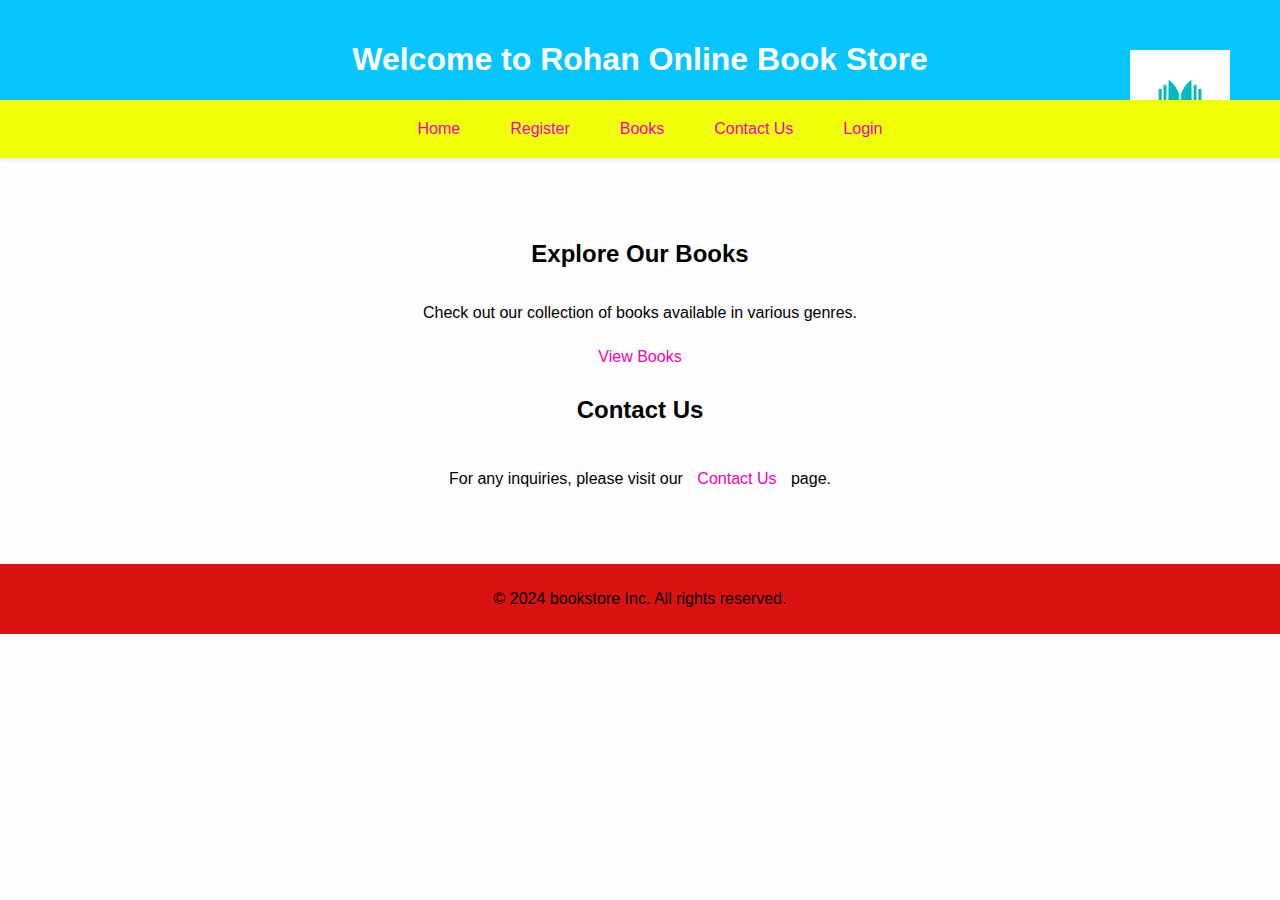
<file: index.html>
<!DOCTYPE html>
<html lang="en">
<head>
    <meta charset="UTF-8">
    <meta name="viewport" content="width=device-width, initial-scale=1.0">
    <title> Rohan Online Book Store</title>
    <style>
        body {
            background-color: #fdfdfd;
            margin: 0;
            padding: 0;
            font-family: Arial, sans-serif;
        }

        a {
            text-decoration: none;
            color: rgb(247, 0, 185);
            padding: 10px;
            display: inline-block;
        }

        a:hover {
            color: green;
        }

        a:active {
            color: aqua;
        }

        a:visited {
            color: brown;
        }

        header {
            background-color: rgb(6, 197, 255);
            padding: 20px;
            text-align: center;
            position: relative;
            color: white;
        }

        .logo {
            
            position: absolute;
            right: 50px;
            top: 50px;
            width: 100px;
        }

        .navb {
            background-color: rgb(238, 255, 6);
            padding: 10px;
            position: absolute;
            width: 100%;
            top: 100px;
            left: 0;
            z-index: 1000;
            box-shadow: 0 2px 4px rgba(0, 0, 0, 0.1);
            display: flex;
            justify-content: center;
        }

        .navb a {
            margin: 0 15px;
        }

        main {
            margin-top: 80px; 
            display: flex;
            flex-direction: column;
            align-items: center;
            padding: 20px;
        }

        footer {
            margin-top: 30px;
            padding: 10px;
            background-color: rgb(219, 18, 18);
            color: black;
            text-align: center;
        }

        @media (max-width: 800px) {
            .navb {
                flex-direction: column;
                align-items: center;
            }

            .navb a {
                margin: 5px 0;
            }
        }
    </style>
</head>
<body>
    <header>
        <h1>Welcome to Rohan Online Book Store</h1>
        <img src="book.png" alt="logo" class="logo">
    </header>
    <div class="navb">
        <a href="index.html">Home</a>
        <a href="register.html">Register</a>
        <a href="books.html">Books</a>
        <a href="contact.html">Contact Us</a>
        <a href="login.html">Login</a>
    </div>
    <main>
        <h2>Explore Our Books</h2>
        <p>Check out our collection of books available in various genres.</p>
        <a href="books.html" class="button">View Books</a>
        
        <h2>Contact Us</h2>
        <p>For any inquiries, please visit our <a href="contact.html">Contact Us</a> page.</p>
    </main>
    <footer>
        <p>&copy; 2024 bookstore Inc. All rights reserved.</p>
    </footer>
</body>
</html>
</file>
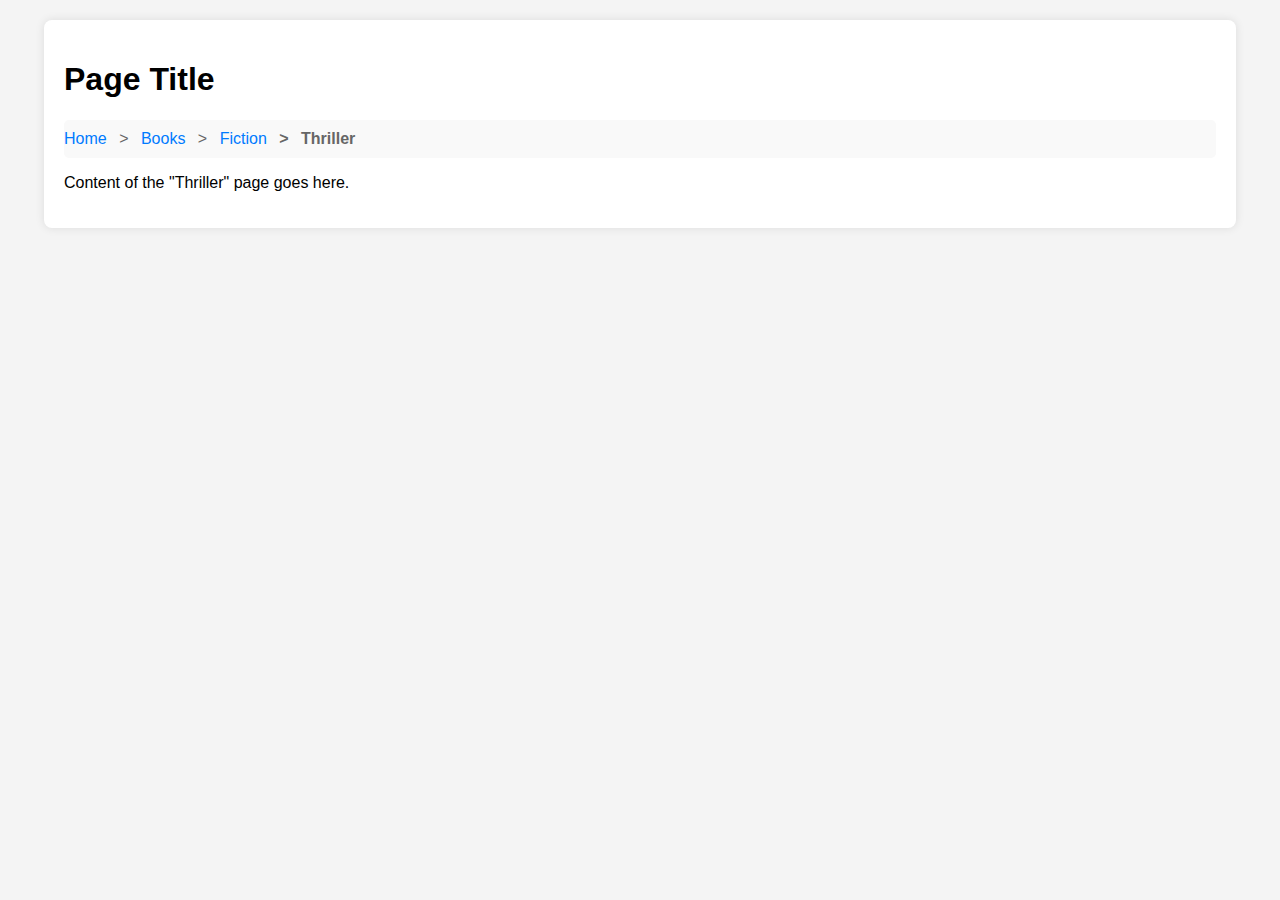
<file: bok1.html>
<!DOCTYPE html>
<html lang="en">
<head>
    <meta charset="UTF-8">
    <meta name="viewport" content="width=device-width, initial-scale=1.0">
    <title>Breadcrumb Example</title>
    <style>
        body {
            font-family: Arial, sans-serif;
            margin: 0;
            padding: 0;
            background-color: #f4f4f4;
        }
        .container {
            width: 90%;
            max-width: 1200px;
            margin: 20px auto;
            padding: 20px;
            background-color: #ffffff;
            border-radius: 8px;
            box-shadow: 0 0 10px rgba(0, 0, 0, 0.1);
        }
        .breadcrumb {
            padding: 10px 0;
            list-style: none;
            background-color: #f9f9f9;
            border-radius: 5px;
            margin: 0;
        }
        .breadcrumb li {
            display: inline;
            font-size: 16px;
        }
        .breadcrumb li + li::before {
            content: ' > ';
            padding: 0 8px;
            color: #666;
        }
        .breadcrumb a {
            text-decoration: none;
            color: #007BFF;
        }
        .breadcrumb a:hover {
            text-decoration: underline;
        }
        .breadcrumb .current {
            color: #666;
            font-weight: bold;
        }
    </style>
</head>
<body>
    <div class="container">
        <h1>Page Title</h1>
        <ul class="breadcrumb">
            <li><a href="/">Home</a></li>
            <li><a href="/books">Books</a></li>
            <li><a href="/books/fiction">Fiction</a></li>
            <li class="current">Thriller</li>
        </ul>
        <p>Content of the "Thriller" page goes here.</p>
    </div>
</body>
</html>
</file>
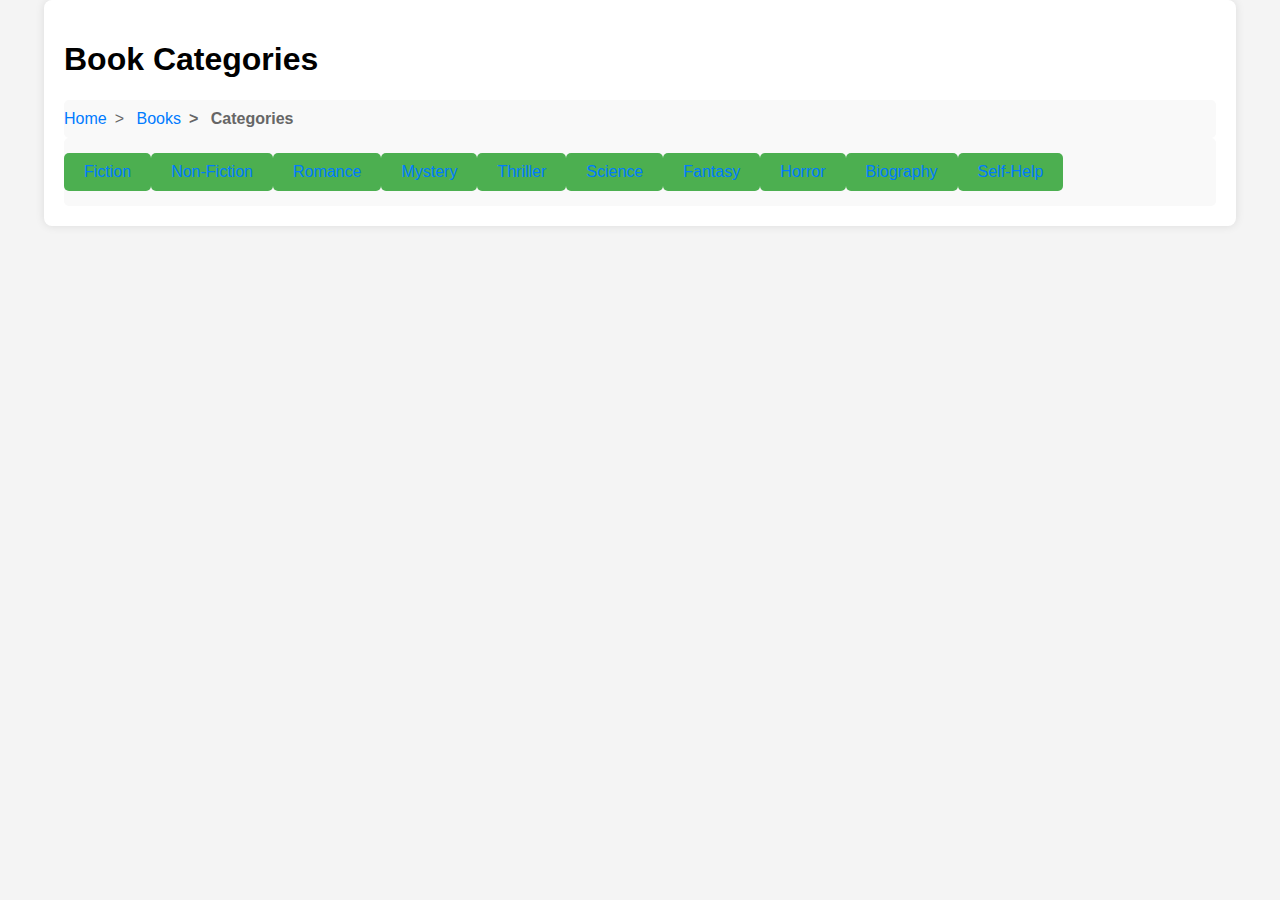
<file: books.html>
<!DOCTYPE html>
<html lang="en">
<head>
    <meta charset="UTF-8">
    <meta name="viewport" content="width=device-width, initial-scale=1.0">
    <title>Book Categories</title>
    <style>
        body {
            font-family: Arial, sans-serif;
            margin: 0;
            padding: 0;
            background-color: #f4f4f4;
        }
        .container {
            width: 90%;
            max-width: 1200px;
            margin: 0 auto;
            padding: 20px;
            background-color: #ffffff;
            border-radius: 8px;
            box-shadow: 0 0 10px rgba(0, 0, 0, 0.1);
        }
        .breadcrumb {
            padding: 10px 0;
            list-style: none;
            background-color: #f9f9f9;
            border-radius: 5px;
            margin: 0;
            display: flex;
            align-items: center;
        }
        .breadcrumb li {
            display: inline;
            font-size: 16px;
        }
        .breadcrumb li + li::before {
            content: ' > ';
            padding: 0 8px;
            color: #666;
        }
        .breadcrumb a {
            text-decoration: none;
            color: #007BFF;
        }
        .breadcrumb a:hover {
            text-decoration: underline;
        }
        .breadcrumb .current {
            color: #666;
            font-weight: bold;
        }
        .button {
            background-color: #4CAF50;
            color: #ffffff;
            padding: 10px 20px;
            border: none;
            border-radius: 5px;
            cursor: pointer;
            text-decoration: none;
            display: inline-block;
            text-align: center;
            margin: 5px 0;
        }
        .button:hover {
            background-color: #3e8e41;
        }
        .button:focus {
            outline: 2px solid #3e8e41;
            outline-offset: 2px;
        }
    </style>
</head>
<body>
    <div class="container">
        <h1>Book Categories</h1>
        <ul class="breadcrumb">
            <li><a href="index.html">Home</a></li>
            <li><a href="books.html">Books</a></li>
            <li class="current">Categories</li>
        </ul>
        <div class="breadcrumb">
            <a href="fiction.html" class="button">Fiction</a>
            <a href="nonfiction.html" class="button">Non-Fiction</a>
            <a href="romance.html" class="button">Romance</a>
            <a href="mystery.html" class="button">Mystery</a>
            <a href="thriller.html" class="button">Thriller</a>
            <a href="sciencebooks.html" class="button">Science</a>
            <a href="fantasy.html" class="button">Fantasy</a>
            <a href="horrors.html" class="button">Horror</a>
            <a href="biography.html" class="button">Biography</a>
            <a href="selfhelp.html" class="button">Self-Help</a>
        </div>
    </div>
</body>
</html>
</file>
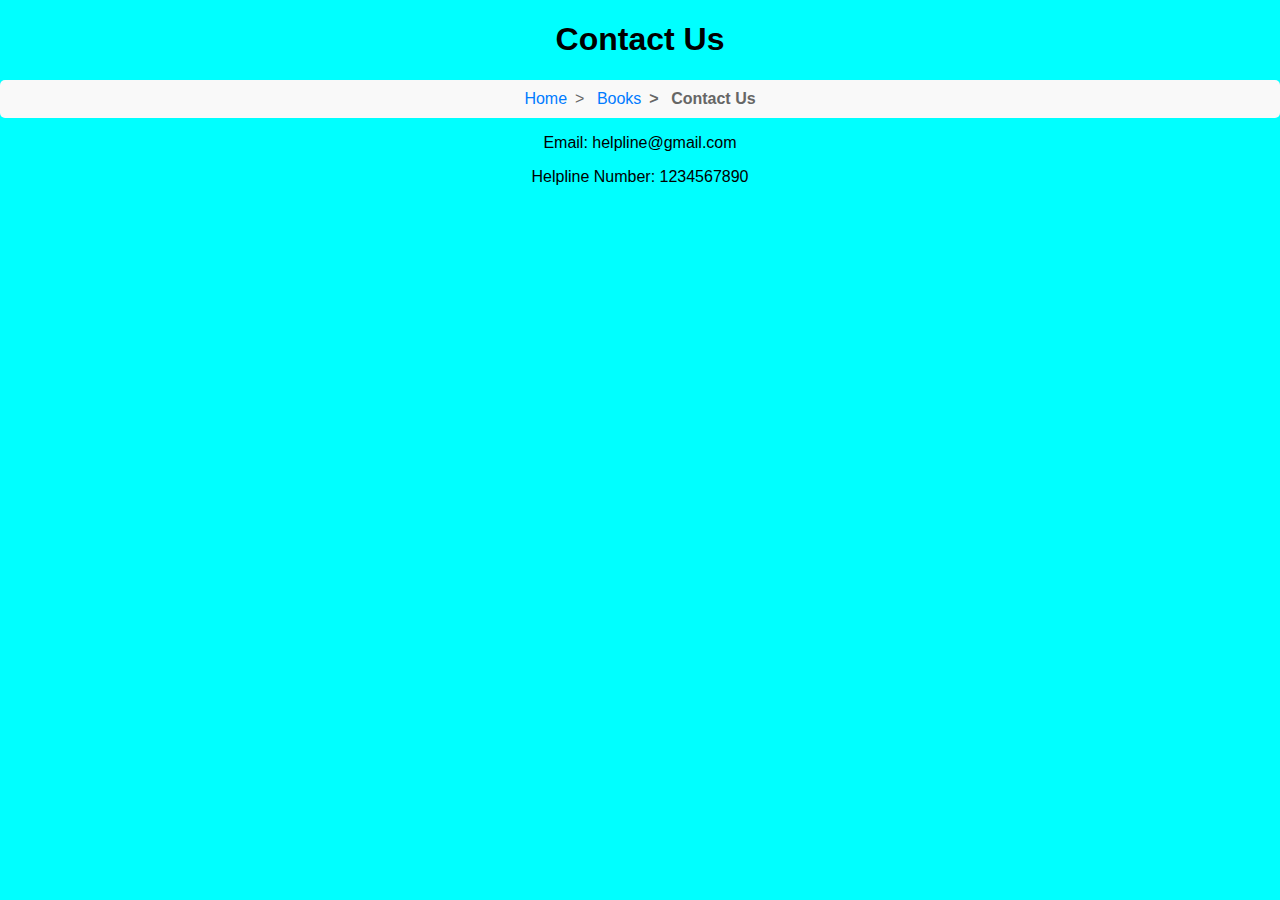
<file: contact.html>
<!DOCTYPE html>
<html lang="en">
<head>
    <meta charset="UTF-8">
    <meta http-equiv="X-UA-Compatible" content="IE=edge">
    <meta name="viewport" content="width=device-width, initial-scale=1.0">
    <title>Contact Us</title>
    <style>
        body {
            background-color: aqua;
            margin: 0;
            padding: 0;
            font-family: Arial, sans-serif;
            text-align: center;
        }
        .breadcrumb {
            padding: 10px 0;
            list-style: none;
            background-color: #f9f9f9;
            border-radius: 5px;
            margin: 0;
            display: flex;
            justify-content: center;
            align-items: center;
        }
        .breadcrumb li {
            display: inline;
            font-size: 16px;
        }
        .breadcrumb li + li::before {
            content: ' > ';
            padding: 0 8px;
            color: #666;
        }
        .breadcrumb a {
            text-decoration: none;
            color: #007BFF;
        }
        .breadcrumb a:hover {
            text-decoration: underline;
        }
        .breadcrumb .current {
            color: #666;
            font-weight: bold;
        }
    </style>
</head>
<body>
    <h1>Contact Us</h1>
    <ul class="breadcrumb">
        <li><a href="index.html">Home</a></li>
        <li><a href="books.html">Books</a></li>
        <li class="current">Contact Us</li>
    </ul>
    <p>Email: helpline@gmail.com</p>
    <p>Helpline Number: 1234567890</p>
</body>
</html>
</file>
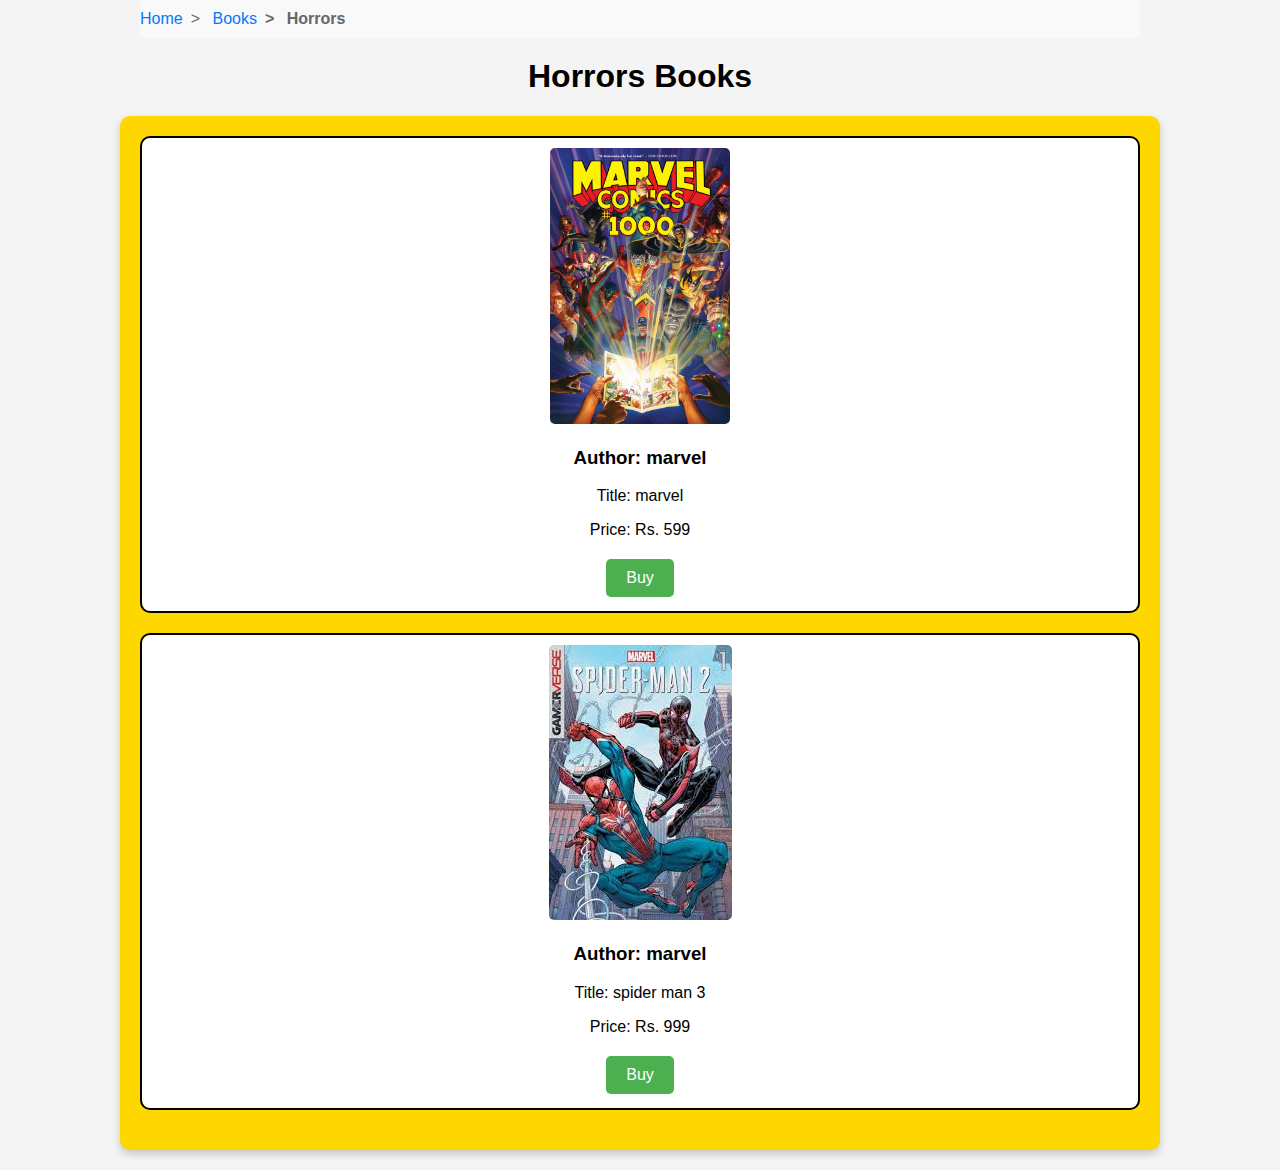
<file: fiction.html>
<!DOCTYPE html>
<html lang="en">
<head>
    <meta charset="UTF-8">
    <meta http-equiv="X-UA-Compatible" content="IE=edge">
    <meta name="viewport" content="width=device-width, initial-scale=1.0">
    <title>Horrors Books</title>
    <style>
        body {
            font-family: Arial, sans-serif;
            margin: 0;
            padding: 0;
            background-color: #f4f4f4;
        }
        h1 {
            text-align: center;
            margin-top: 20px;
        }
        .container {
            background-color: gold;
            padding: 20px;
            max-width: 1000px;
            margin: 20px auto;
            border-radius: 10px;
            box-shadow: 0 4px 8px rgba(0, 0, 0, 0.2);
        }
        .books {
            border: 2px solid black;
            border-radius: 10px;
            padding: 10px;
            margin-bottom: 20px;
            text-align: center;
            background-color: #fff;
        }
        .books img {
            max-width: 100%;
            height: auto;
            border-radius: 5px;
        }
        .button {
            background-color: #4CAF50;
            color: white;
            border: none;
            padding: 10px 20px;
            text-align: center;
            text-decoration: none;
            display: inline-block;
            font-size: 16px;
            margin: 4px 2px;
            cursor: pointer;
            border-radius: 5px;
        }
        .button:hover {
            background-color: #45a049;
        }
        .breadcrumb {
            padding: 10px 0;
            list-style: none;
            background-color: #f9f9f9;
            border-radius: 5px;
            margin: 0;
            display: flex;
            align-items: center;
            max-width: 1000px;
            margin: 0 auto 20px auto;
        }
        .breadcrumb li {
            display: inline;
            font-size: 16px;
        }
        .breadcrumb li + li::before {
            content: ' > ';
            padding: 0 8px;
            color: #666;
        }
        .breadcrumb a {
            text-decoration: none;
            color: #007BFF;
        }
        .breadcrumb a:hover {
            text-decoration: underline;
        }
        .breadcrumb .current {
            color: #666;
            font-weight: bold;
        }
    </style>
</head>
<body>
    <ul class="breadcrumb">
        <li><a href="index.html">Home</a></li>
        <li><a href="books.html">Books</a></li>
        
        <li class="current">Horrors</li>
    </ul>
    <h1>Horrors Books</h1>
    <div class="container">
        <div class="books">
            <img src="mbook1.jpg" alt="Book 1" width="180px" height="180px" >
            <h3>Author: marvel</h3>
            <p>Title: marvel</p>
            <p>Price: Rs. 599</p>
            <button class="button" type="button">Buy</button>
        </div>
        <div class="books">
            <img src="mbook2.jpg" alt="Book 2">
            <h3>Author: marvel</h3>
            <p>Title: spider man 3</p>
            <p>Price: Rs. 999</p>
            <button class="button" type="button">Buy</button>
        </div>
    </div>
</body>
</html>
</file>
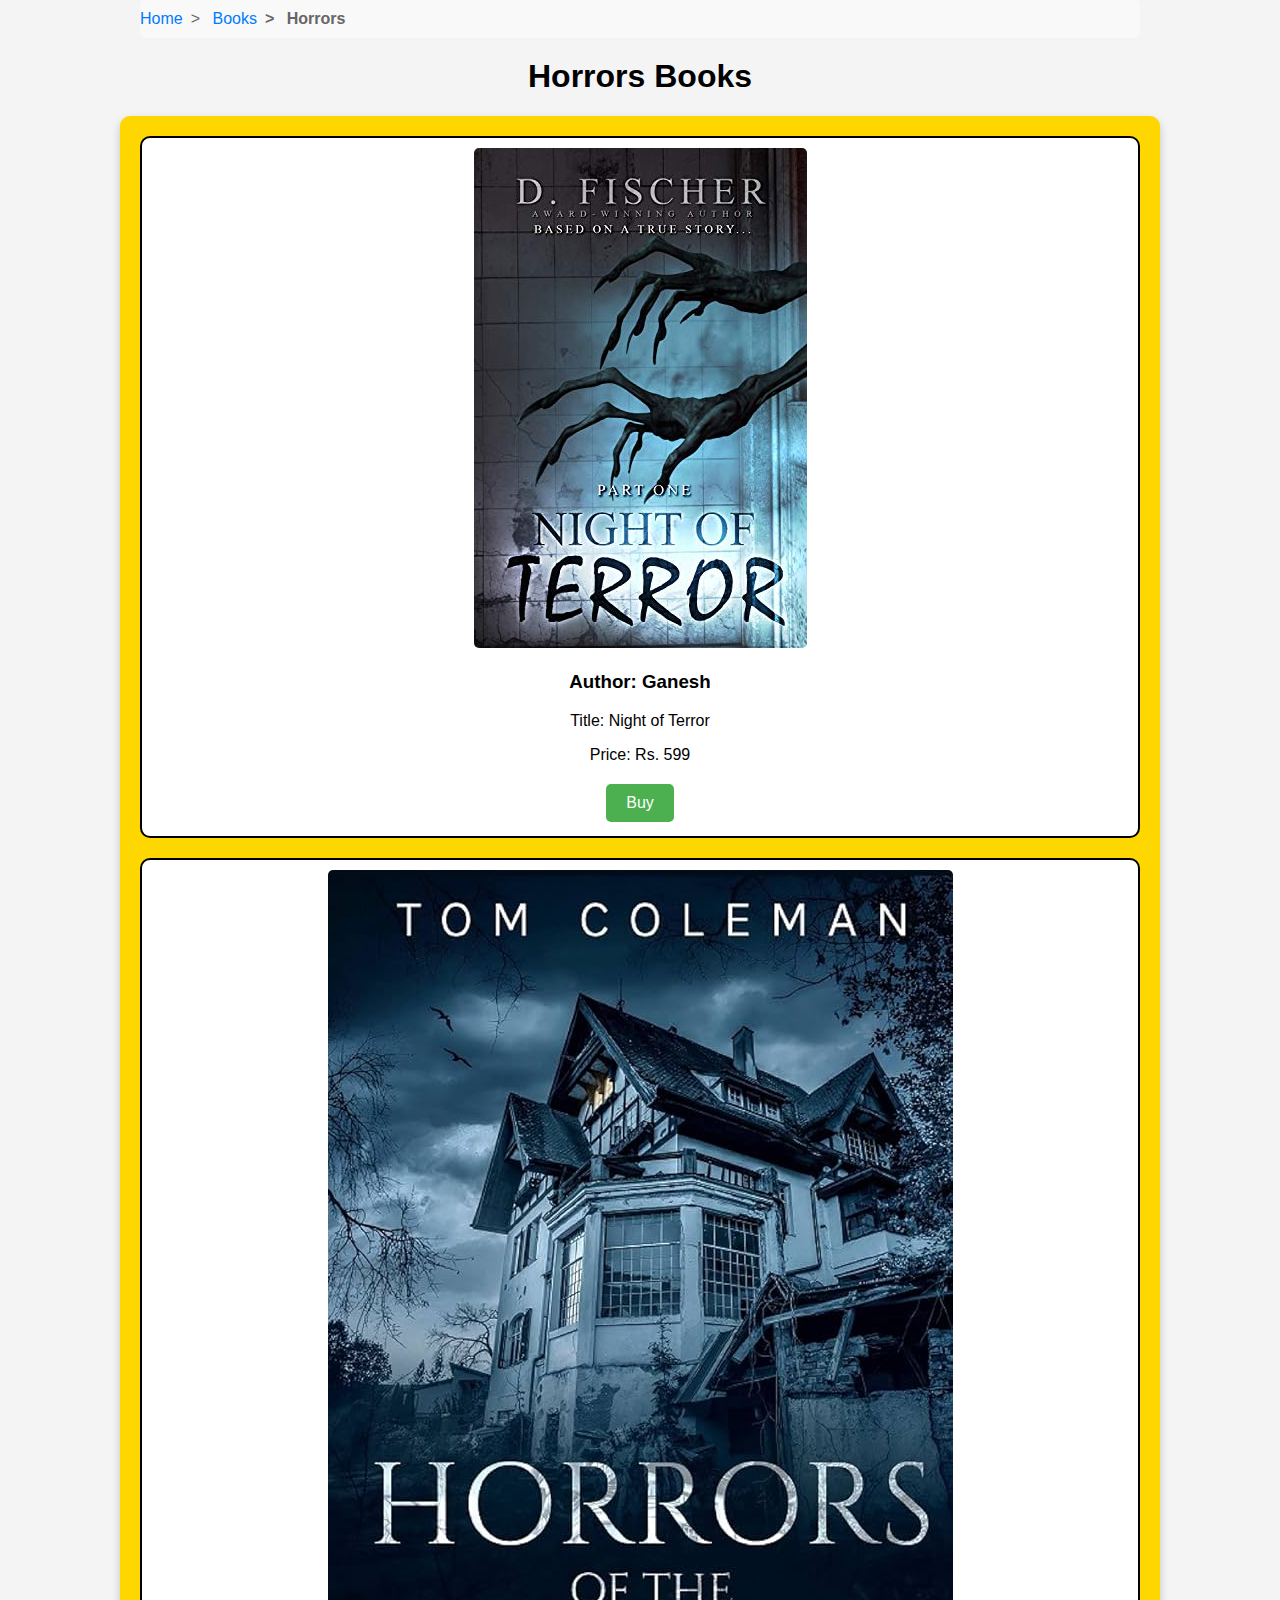
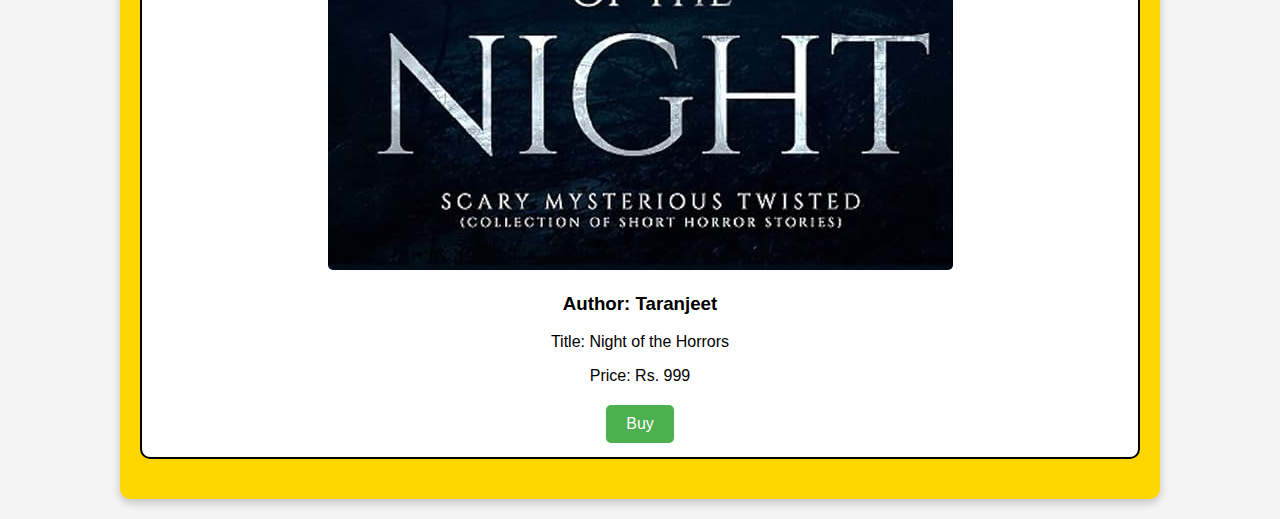
<file: horrors.html>
<!DOCTYPE html>
<html lang="en">
<head>
    <meta charset="UTF-8">
    <meta http-equiv="X-UA-Compatible" content="IE=edge">
    <meta name="viewport" content="width=device-width, initial-scale=1.0">
    <title>Horrors Books</title>
    <style>
        body {
            font-family: Arial, sans-serif;
            margin: 0;
            padding: 0;
            background-color: #f4f4f4;
        }
        h1 {
            text-align: center;
            margin-top: 20px;
        }
        .container {
            background-color: gold;
            padding: 20px;
            max-width: 1000px;
            margin: 20px auto;
            border-radius: 10px;
            box-shadow: 0 4px 8px rgba(0, 0, 0, 0.2);
        }
        .books {
            border: 2px solid black;
            border-radius: 10px;
            padding: 10px;
            margin-bottom: 20px;
            text-align: center;
            background-color: #fff;
        }
        .books img {
            max-width: 100%;
            height: auto;
            border-radius: 5px;
        }
        .button {
            background-color: #4CAF50;
            color: white;
            border: none;
            padding: 10px 20px;
            text-align: center;
            text-decoration: none;
            display: inline-block;
            font-size: 16px;
            margin: 4px 2px;
            cursor: pointer;
            border-radius: 5px;
        }
        .button:hover {
            background-color: #45a049;
        }
        .breadcrumb {
            padding: 10px 0;
            list-style: none;
            background-color: #f9f9f9;
            border-radius: 5px;
            margin: 0;
            display: flex;
            align-items: center;
            max-width: 1000px;
            margin: 0 auto 20px auto;
        }
        .breadcrumb li {
            display: inline;
            font-size: 16px;
        }
        .breadcrumb li + li::before {
            content: ' > ';
            padding: 0 8px;
            color: #666;
        }
        .breadcrumb a {
            text-decoration: none;
            color: #007BFF;
        }
        .breadcrumb a:hover {
            text-decoration: underline;
        }
        .breadcrumb .current {
            color: #666;
            font-weight: bold;
        }
    </style>
</head>
<body>
    <ul class="breadcrumb">
        <li><a href="index.html">Home</a></li>
        <li><a href="books.html">Books</a></li>
        <li class="current">Horrors</li>
    </ul>
    <h1>Horrors Books</h1>
    <div class="container">
        <div class="books">
            <img src="book3.jpg" alt="Book 1">
            <h3>Author: Ganesh</h3>
            <p>Title: Night of Terror</p>
            <p>Price: Rs. 599</p>
            <button class="button" type="button">Buy</button>
        </div>
        <div class="books">
            <img src="book4.jpg" alt="Book 2">
            <h3>Author: Taranjeet</h3>
            <p>Title: Night of the Horrors</p>
            <p>Price: Rs. 999</p>
            <button class="button" type="button">Buy</button>
        </div>
    </div>
</body>
</html>
</file>
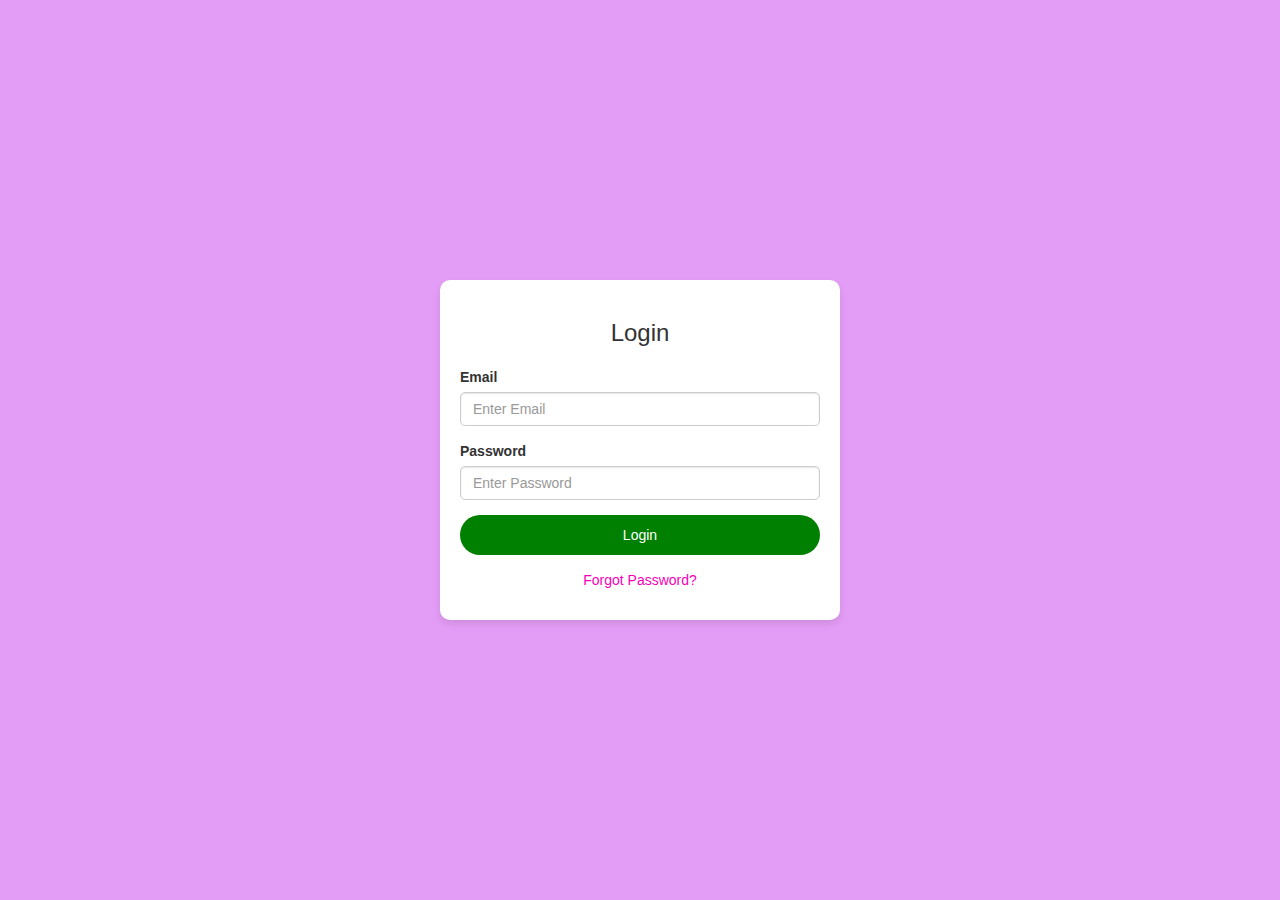
<file: login.html>
<!DOCTYPE html>
<html lang="en">
<head>
    <meta charset="UTF-8">
    <meta http-equiv="X-UA-Compatible" content="IE=edge">
    <meta name="viewport" content="width=device-width, initial-scale=1.0">
    <title>Login Form</title>
    <link rel="stylesheet" href="https://maxcdn.bootstrapcdn.com/bootstrap/3.4.1/css/bootstrap.min.css">
    <style>
        body {
            background-color: rgba(213, 101, 241, 0.637);
            display: flex;
            justify-content: center;
            align-items: center;
            height: 100vh;
            margin: 0;
        }
        .container {
            max-width: 400px;
            background-color: #ffffff;
            padding: 20px;
            border-radius: 10px;
            box-shadow: 0 4px 8px rgba(0, 0, 0, 0.1);
        }
        h1 {
            margin-bottom: 20px;
            font-size: 24px;
            text-align: center;
        }
        .form-group {
            margin-bottom: 15px;
        }
        .form-group label {
            font-weight: bold;
        }
        .form-control {
            border-radius: 5px;
            box-shadow: inset 0 1px 2px rgba(0, 0, 0, 0.1);
        }
        .submit {
            color: #ffffff;
            background-color: green;
            border: none;
            border-radius: 30px;
            padding: 10px 20px;
            cursor: pointer;
            width: 100%;
        }
        .submit:hover {
            background-color: darkgreen;
        }
        .submit:active {
            background-color: yellow;
            color: black;
        }
        .forgot-password {
            display: block;
            margin-top: 15px;
            text-align: center;
        }
        .forgot-password a {
            color: rgb(247, 0, 185);
            text-decoration: none;
        }
        .forgot-password a:hover {
            color: green;
        }
    </style>
</head>
<body>
    <div class="container">  
        <form action="#" method="post"> 
            <h1>Login</h1>
            <div class="form-group">
                <label for="email"><b>Email</b></label>
                <input type="text" class="form-control" placeholder="Enter Email" name="email" id="email" required>
            </div>

            <div class="form-group">
                <label for="psw"><b>Password</b></label>
                <input type="password" class="form-control" placeholder="Enter Password" name="psw" id="psw" required>
            </div>

            <button type="submit" class="submit">Login</button>
            <div class="forgot-password">
                <p><a href="forgot-password.html">Forgot Password?</a></p>
            </div>
        </form>
    </div>
</body>
</html>
</file>
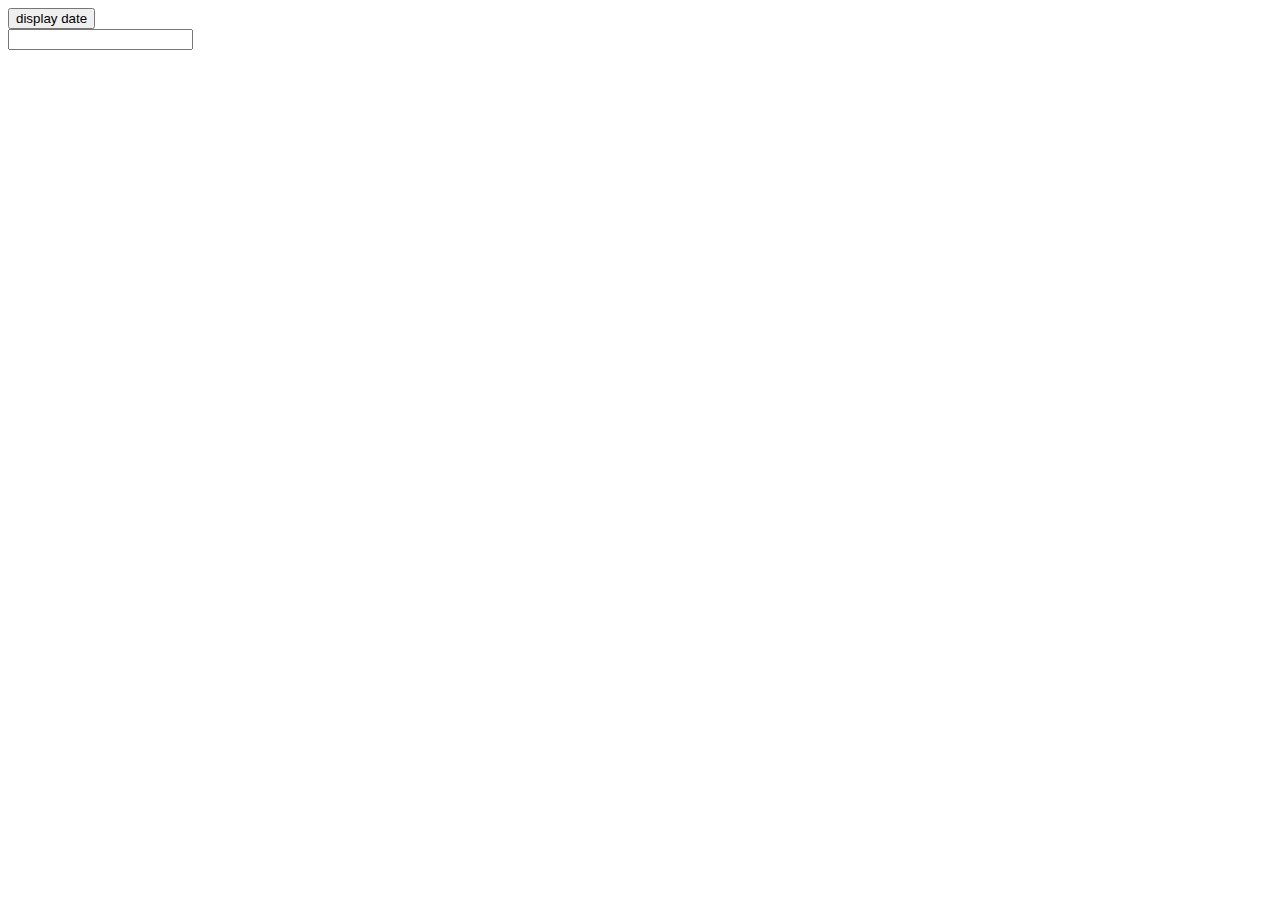
<file: onclick_button.html>
<!DOCTYPE html>
<html lang="en">
<head>
    <meta charset="UTF-8">
    <meta http-equiv="X-UA-Compatible" content="IE=edge">
    <meta name="viewport" content="width=device-width, initial-scale=1.0">
    <title>Document</title>
    <script>
        function myfunction(){
            let d = new Date();
            document.getElementById("demo").value = d;
        }
    </script>
</head>
<body>
    <button onclick="myfunction()">display date</button>
    <form>
    <input type="text" id="demo"></br>
</form>

 

</body>
</html>
</file>
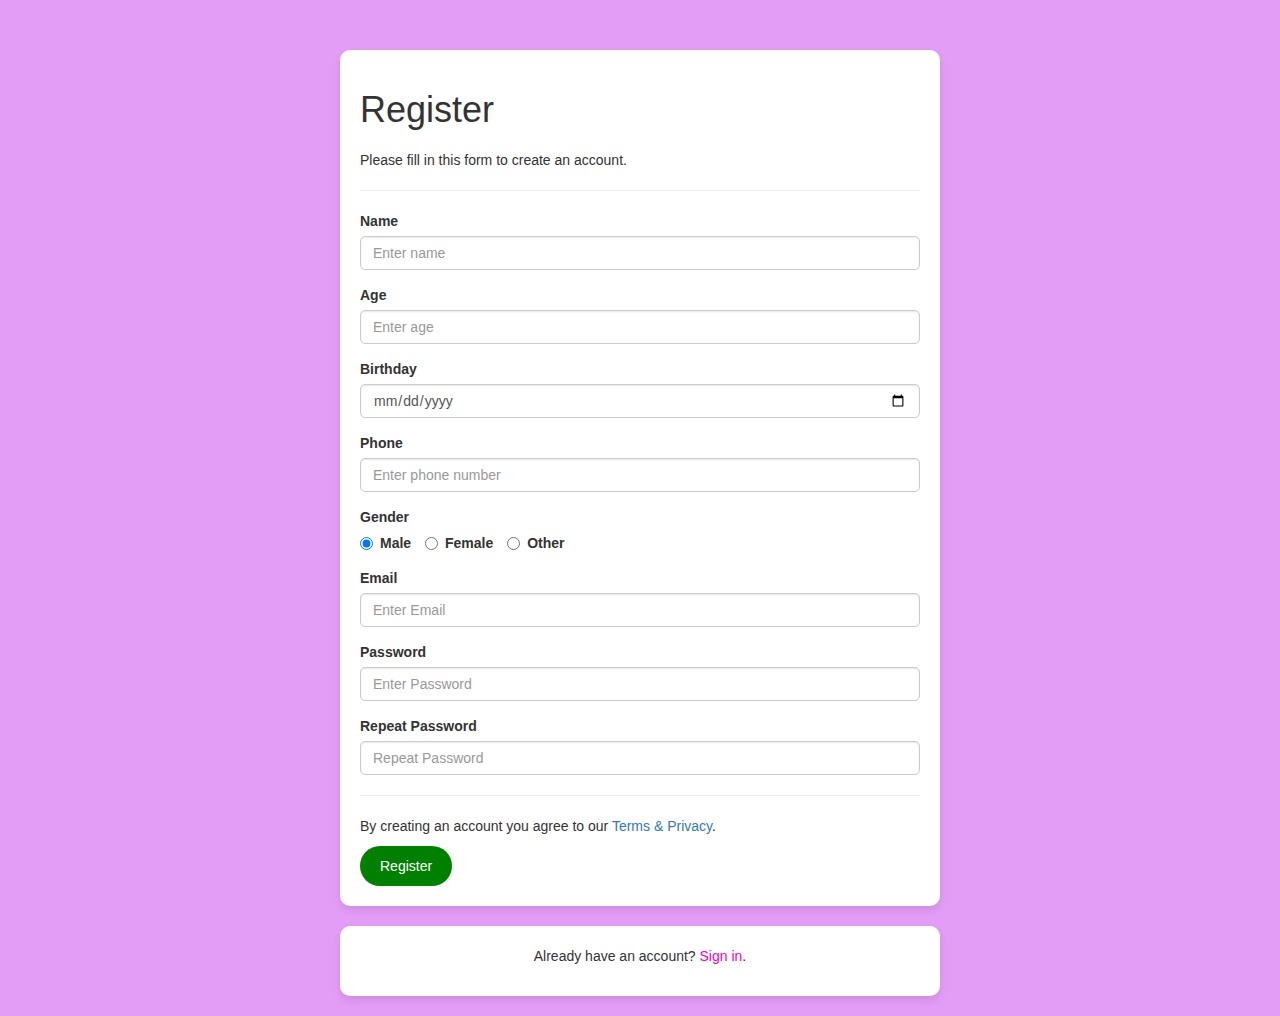
<file: register.html>
<!DOCTYPE html>
<html lang="en">
<head>
    <meta charset="UTF-8">
    <meta http-equiv="X-UA-Compatible" content="IE=edge">
    <meta name="viewport" content="width=device-width, initial-scale=1.0">
    <title>Registration Form</title>
    <link rel="stylesheet" href="https://maxcdn.bootstrapcdn.com/bootstrap/3.4.1/css/bootstrap.min.css">
    <style>
        body {
            background-color: rgba(213, 101, 241, 0.637);
            padding-top: 50px;
        }
        .container {
            max-width: 600px;
            background-color: #ffffff;
            padding: 20px;
            border-radius: 10px;
            box-shadow: 0 4px 8px rgba(0, 0, 0, 0.1);
            margin-bottom: 20px;
        }
        .container h1 {
            margin-bottom: 20px;
        }
        .form-group {
            margin-bottom: 15px;
        }
        .form-group label {
            font-weight: bold;
        }
        .form-control {
            border-radius: 5px;
            box-shadow: inset 0 1px 2px rgba(0, 0, 0, 0.1);
        }
        .btn-custom {
            color: #ffffff;
            background-color: green;
            border: none;
            border-radius: 30px;
            padding: 10px 20px;
            cursor: pointer;
        }
        .btn-custom:hover {
            background-color: darkgreen;
        }
        .btn-custom:active {
            background-color: yellow;
            color: black;
        }
        .signin {
            text-align: center;
        }
        .signin a {
            color: rgb(247, 0, 185);
        }
        .signin a:hover {
            color: green;
        }
    </style>
    <script>
        function formValidation() {
            var name = document.getElementById("name");
            var age = document.getElementById("age");
            var number = document.getElementById("number");
            var email = document.getElementById("email");
            var psw = document.getElementById("psw");
            var pswRepeat = document.getElementById("psw-repeat");

            if (notEmpty(name, "Name cannot be empty")) {
                if (isAlphabet(name, "Please enter only letters for your name")) {
                    if (isNumeric(age, "Please enter a valid age between 18 and 80")) {
                        if (isNumeric(number, "Please enter a valid phone number")) {
                            if (emailValidator(email, "Please enter a valid email address")) {
                                if (lengthRestriction(psw, 8)) {
                                    if (passwordMatch(psw, pswRepeat)) {
                                        return true;
                                    }
                                }
                            }
                        }
                    }
                }
            }
            return false;
        }

        function notEmpty(elem, helperMsg) {
            if (elem.value.length === 0) {
                alert(helperMsg);
                elem.focus();
                return false;
            }
            return true;
        }

        function isNumeric(elem, helperMsg) {
            var numericExpression = /^[0-9]+$/;
            if (elem.value.match(numericExpression)) {
                return true;
            } else {
                alert(helperMsg);
                elem.focus();
                return false;
            }
        }

        function isAlphabet(elem, helperMsg) {
            var alphaExp = /^[a-zA-Z]+$/;
            if (elem.value.match(alphaExp)) {
                return true;
            } else {
                alert(helperMsg);
                elem.focus();
                return false;
            }
        }

        function emailValidator(elem, helperMsg) {
            var emailExp = /^[\w\-\.\+]+@[a-zA-Z0-9\-]+\.[a-zA-Z0-9\.]+$/;
            if (elem.value.match(emailExp)) {
                return true;
            } else {
                alert(helperMsg);
                elem.focus();
                return false;
            }
        }

        function lengthRestriction(elem, min) {
            if (elem.value.length >= min) {
                return true;
            } else {
                alert("Please enter at least " + min + " characters for the password");
                elem.focus();
                return false;
            }
        }

        function passwordMatch(psw, pswRepeat) {
            if (psw.value === pswRepeat.value) {
                return true;
            } else {
                alert("Passwords do not match");
                pswRepeat.focus();
                return false;
            }
        }
    </script>
</head>
<body>
    <div class="container">
        <form action="book.html" onsubmit="return formValidation()" method="post">
            <h1>Register</h1>
            <p>Please fill in this form to create an account.</p>
            <hr>
            <div class="form-group">
                <label for="name"><b>Name</b></label>
                <input type="text" class="form-control" placeholder="Enter name" name="name" id="name" required>
            </div>
            
            <div class="form-group">
                <label for="age"><b>Age</b></label>
                <input type="number" class="form-control" placeholder="Enter age" min="18" max="80" name="age" id="age" required>
            </div>

            <div class="form-group">
                <label for="birthday"><b>Birthday</b></label>
                <input type="date" class="form-control" id="birthday" name="birthday">
            </div>

            <div class="form-group">
                <label for="number"><b>Phone</b></label>
                <input type="number" class="form-control" placeholder="Enter phone number" name="number" id="number" required>
            </div>

            <div class="form-group">
                <label><b>Gender</b></label><br>
                <label class="radio-inline"><input type="radio" name="gender" value="male" checked> Male</label>
                <label class="radio-inline"><input type="radio" name="gender" value="female"> Female</label>
                <label class="radio-inline"><input type="radio" name="gender" value="other"> Other</label>
            </div>

            <div class="form-group">
                <label for="email"><b>Email</b></label>
                <input type="email" class="form-control" placeholder="Enter Email" name="email" id="email" required>
            </div>
            
            <div class="form-group">
                <label for="psw"><b>Password</b></label>
                <input type="password" class="form-control" placeholder="Enter Password" name="psw" id="psw" required>
            </div>
            
            <div class="form-group">
                <label for="psw-repeat"><b>Repeat Password</b></label>
                <input type="password" class="form-control" placeholder="Repeat Password" name="psw-repeat" id="psw-repeat" required>
            </div>
            <hr>
            
            <p>By creating an account you agree to our <a href="terms&condition.html">Terms & Privacy</a>.</p>
            <button type="submit" class="btn btn-custom">Register</button>
        </form>
    </div>
    <div class="container signin">
        <p>Already have an account? <a href="login.html">Sign in</a>.</p>
    </div>
</body>
</html>
</file>
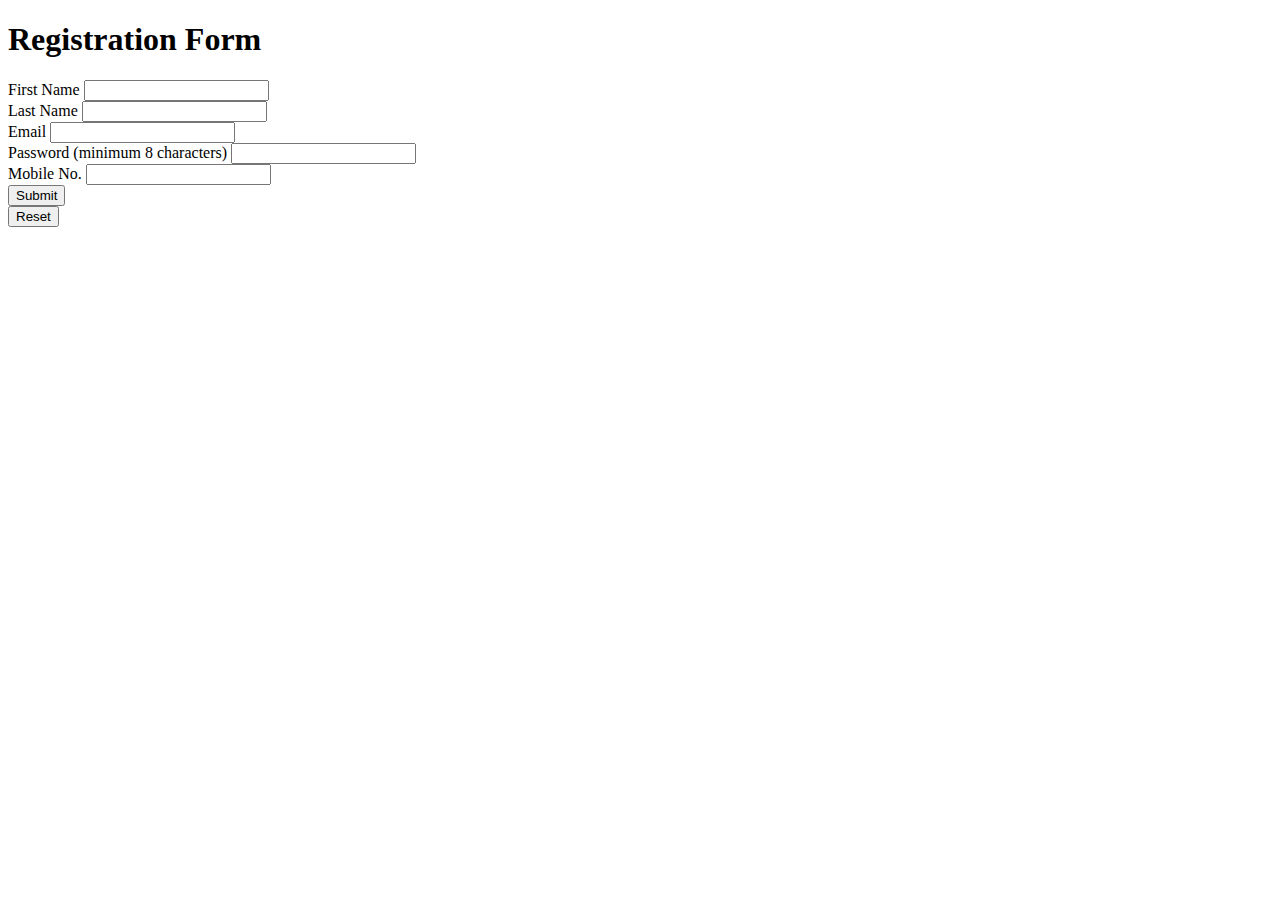
<file: register_validation.html>
<!DOCTYPE html>
<html lang="en">
<head>
    <meta charset="UTF-8">
    <meta http-equiv="X-UA-Compatible" content="IE=edge">
    <meta name="viewport" content="width=device-width, initial-scale=1.0">
    <title>Registration Form</title>
    <script>
        function formValidation() {
            var firstname = document.getElementById("firstname");
            var lastname = document.getElementById("lastname");
            var email = document.getElementById("email");
            var pass = document.getElementById("pass");
            var phone = document.getElementById("phone");

            if(notEmpty(firstname, "can not be null")){ 
if(isAlphabet(firstname, "Please enter only letters for your Firstname")){ 
    if(isAlphabet(lastname, "Please enter only letters for your Lastname")){ 
        if(emailValidator(email, "Please enter a valid email address")){ 
            if(lengthRestriction(pass, 8)){ 
                if(isAlphanumeric(pass, "please enter Numbers and Letters Only for password")){ 
                    if(notEmpty(email, "please enter the address")){ 
                        if(isNumeric(phone, "Please enter a valid mobileno")){ 
                            if(lengthRestriction1(phone, 10 , 10)){ 
                                return true; 
} } } } 
} 
} 
} 
 } } 
return false; 
} 

        function notEmpty(elem, helperMsg) {
            if (elem.value.length === 0) {
                alert(helperMsg);
                elem.focus();
                return false;
            }
            return true;
        }

        function isNumeric(elem, helperMsg) { 
            var numericExpression = /^[0-9]+$/; 
            if (elem.value.match(numericExpression)) { 
                return true; 
            } else { 
                alert(helperMsg); 
                elem.focus(); 
                return false; 
            } 
        } 

        function isAlphabet(elem, helperMsg) { 
            var alphaExp = /^[a-zA-Z]+$/; 
            if (elem.value.match(alphaExp)) { 
                return true; 
            } else { 
                alert(helperMsg); 
                elem.focus(); 
                return false; 
            } 
        } 

        function isAlphanumeric(elem, helperMsg) { 
            var alphaExp = /^[0-9a-zA-Z]+$/;
            if (elem.value.match(alphaExp)) {
                return true;
            } else {
                alert(helperMsg);
                elem.focus();
                return false;
            }
        }

        function emailValidator(elem, helperMsg) {
            var emailExp = /^[\w\-\.\+]+@[a-zA-Z0-9\-]+\.[a-zA-Z0-9\.]+$/;
            if (elem.value.match(emailExp)) {
                return true;
            } else {
                alert(helperMsg);
                elem.focus();
                return false;
            }
        }

        function lengthRestriction(elem, min) {
            var uInput = elem.value;
            if (uInput.length >= min) {
                return true;
            } else {
                alert("Please enter a minimum of " + min + " characters");
                elem.focus();
                return false;
            }
        }
    </script>
</head>
<body>
    <h1>Registration Form</h1>
    <form action="books.html" onsubmit='return formValidation()'>
        <label for="firstname">First Name</label>
        <input type="text" id="firstname" name="firstname"><br>
        <label for="lastname">Last Name</label>
        <input type="text" id="lastname" name="lastname"><br>
        <label for="email">Email</label>
        <input type="text" id="email" name="email"><br>
        <label for="pass">Password (minimum 8 characters)</label>
        <input type="password" id="pass" name="pass" min="8"><br>
        <label for="phone">Mobile No.</label>
        <input type="tel" id="phone" name="phone"><br>
        <button type="submit">Submit</button><br>
        <button type="reset">Reset</button><br>
    </form>
</body>
</html>
</file>
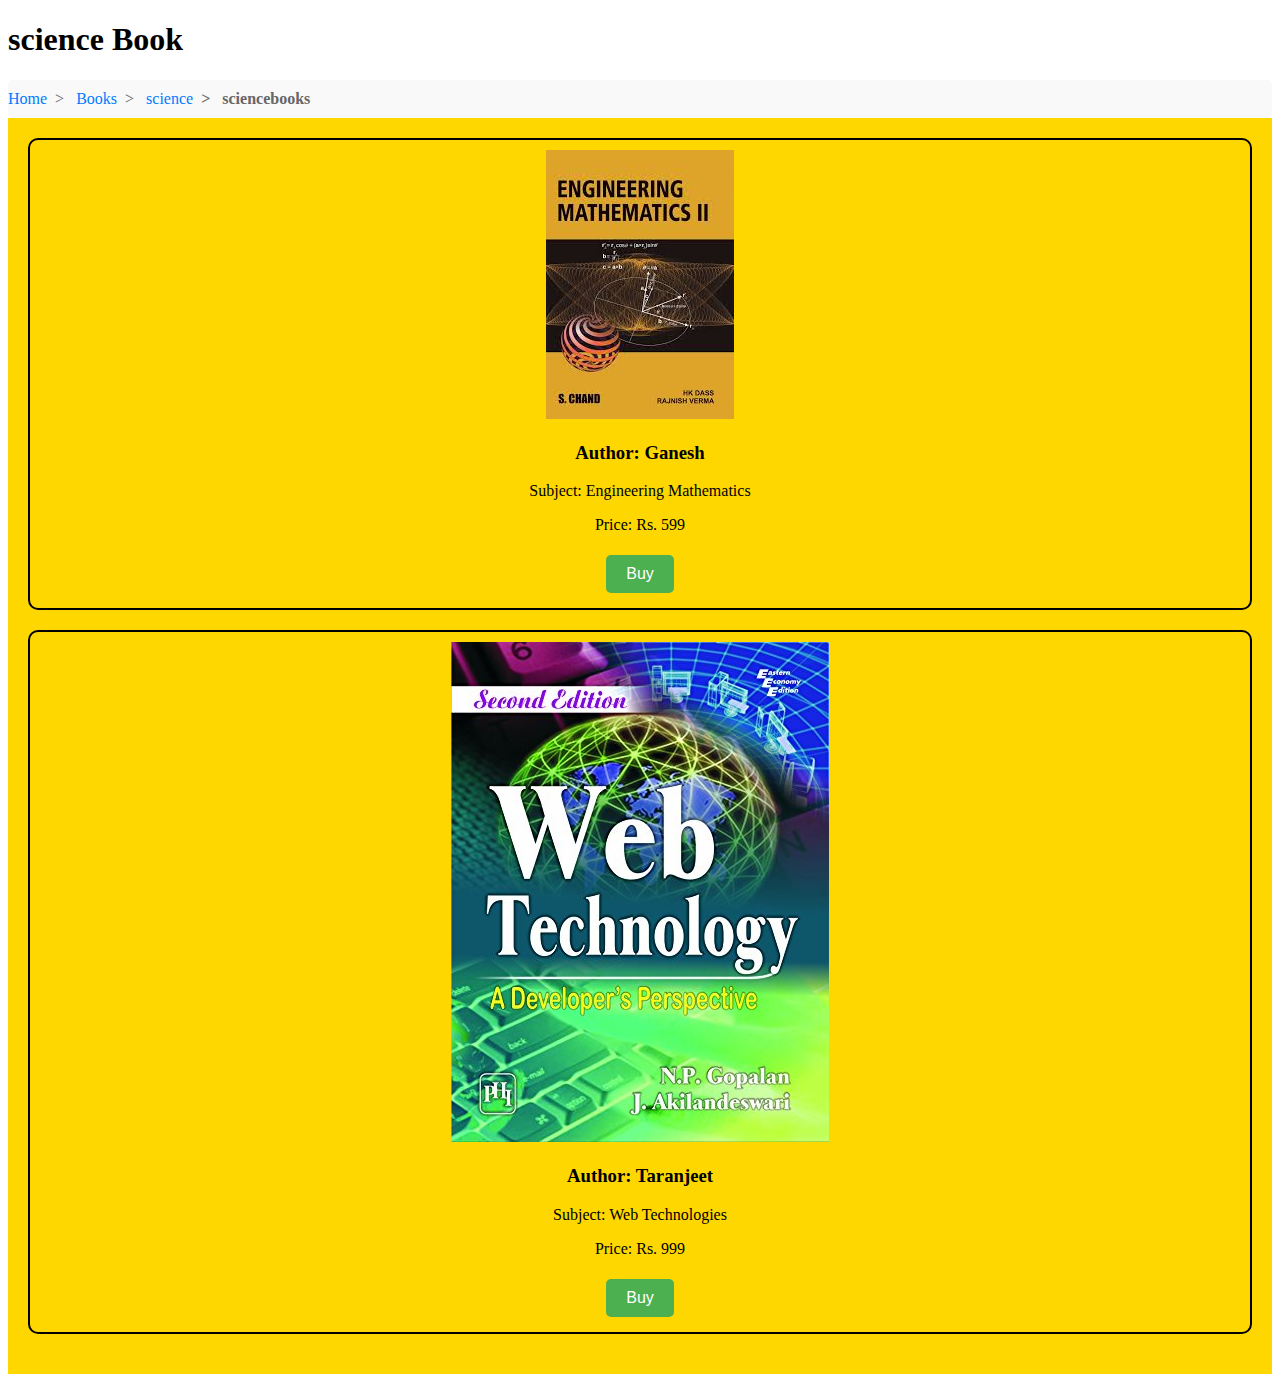
<file: sciencebooks.html>
<!DOCTYPE html>
<html lang="en">
<head>
    <meta charset="UTF-8">
    <meta http-equiv="X-UA-Compatible" content="IE=edge">
    <meta name="viewport" content="width=device-width, initial-scale=1.0">
    <title>Books</title>
    <style>
        .container {
            background-color: gold;
            padding: 20px;
        }
        .books {
            border: 2px solid black;
            border-radius: 10px;
            padding: 10px;
            margin-bottom: 20px;
            text-align: center;
        }
        .button {
            background-color: #4CAF50;
            color: white;
            border: none;
            padding: 10px 20px;
            text-align: center;
            text-decoration: none;
            display: inline-block;
            font-size: 16px;
            margin: 4px 2px;
            cursor: pointer;
            border-radius: 5px;
        }
        .button:hover {
            background-color: #45a049;
        }
        .breadcrumb {
            padding: 10px 0;
            list-style: none;
            background-color: #f9f9f9;
            border-radius: 5px;
            margin: 0;
            display: flex;
            align-items: center;
        }
        .breadcrumb li {
            display: inline;
            font-size: 16px;
        }
        .breadcrumb li + li::before {
            content: ' > ';
            padding: 0 8px;
            color: #666;
        }
        .breadcrumb a {
            text-decoration: none;
            color: #007BFF;
        }
        .breadcrumb a:hover {
            text-decoration: underline;
        }
        .breadcrumb .current {
            color: #666;
            font-weight: bold;
        }
        .button {
            background-color: #4CAF50;
            color: #ffffff;
            padding: 10px 20px;
            border: none;
            border-radius: 5px;
            cursor: pointer;
            text-decoration: none;
            display: inline-block;
            text-align: center;
            margin: 5px 0;
        }
        .button:hover {
            background-color: #3e8e41;
        }
        .button:focus {
            outline: 2px solid #3e8e41;
            outline-offset: 2px;
        }
    </style>
</head>
<body>
    <h1>science Book</h1>
        <ul class="breadcrumb">
            <li><a href="index.html">Home</a></li>
            <li><a href="books.html">Books</a></li>
            <li><a href="sciencebooks.html">science</a></li>
            <li class="current">sciencebooks</li>
        </ul>
    <div class="container">
        <div class="books">
            <img src="book1.jpg" alt="Book 1"><br>
            <h3>Author: Ganesh</h3>
            <p>Subject: Engineering Mathematics</p>
            <p>Price: Rs. 599</p>
            <button class="button" type="button">Buy</button><br>
        </div>
        <div class="books">
            <img src="book2.jpg" alt="Book 2"><br>
            <h3>Author: Taranjeet</h3>
            <p>Subject: Web Technologies</p>
            <p>Price: Rs. 999</p>
            <button class="button" type="button">Buy</button><br>
        </div>
    </div>
</body>
</html>
</file>
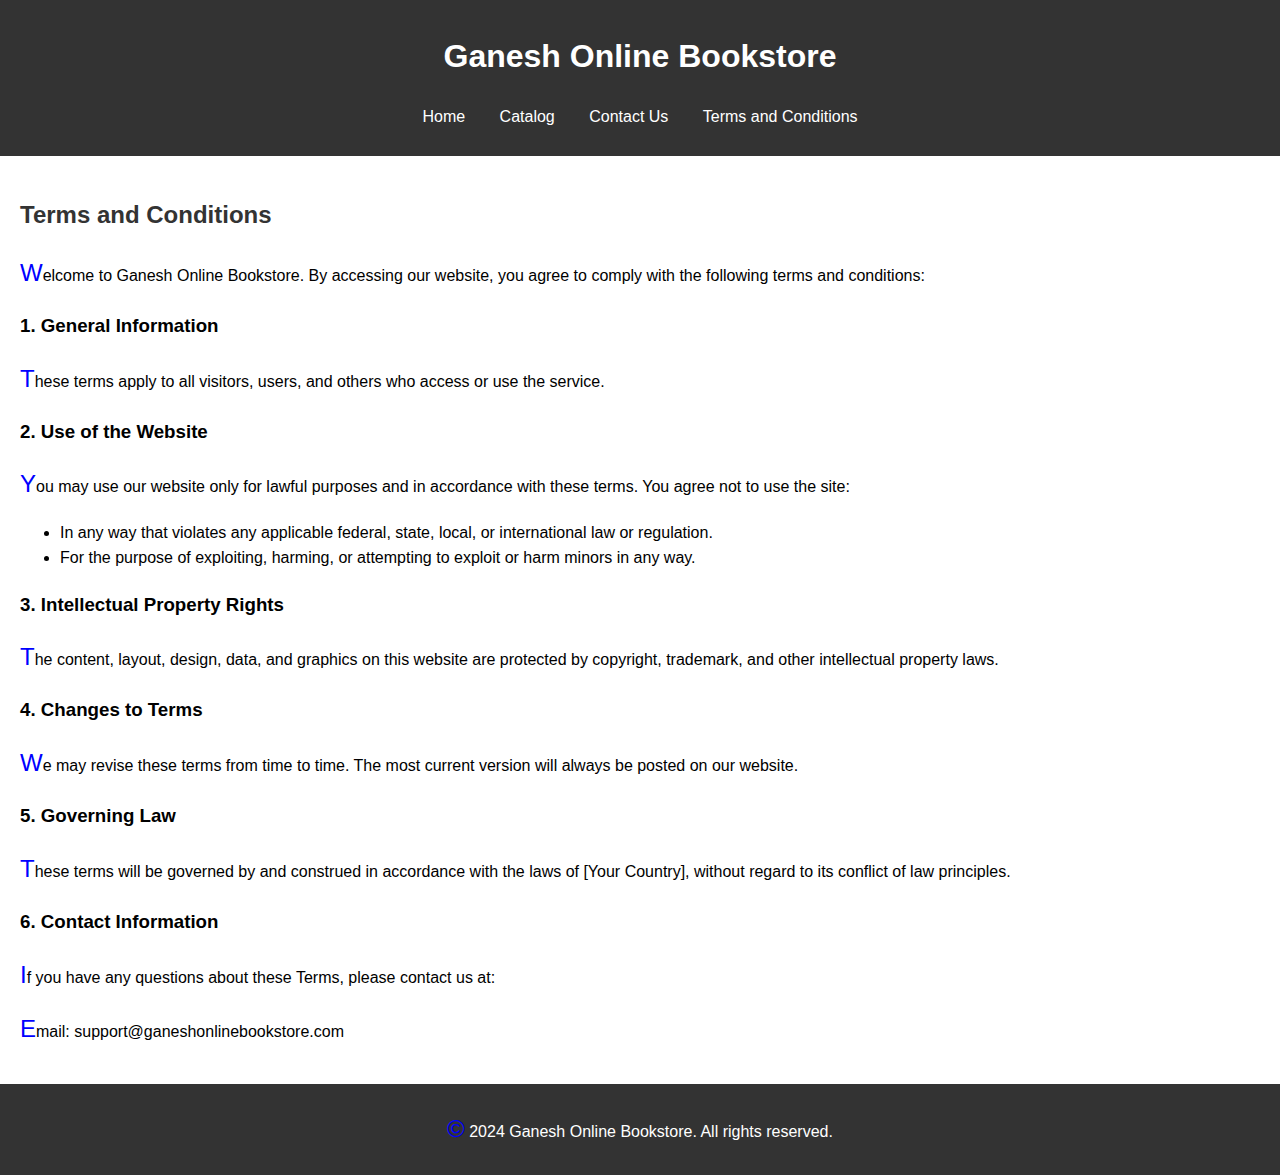
<file: terms&condition.html>
<!DOCTYPE html>
<html lang="en">
<head>
    <meta charset="UTF-8">
    <meta name="viewport" content="width=device-width, initial-scale=1.0">
    <title>Terms and Conditions - Ganesh Online Bookstore</title>
    <link rel="stylesheet" href="styles1.css">
    
</head>
<body>
    <header>
        <h1>Ganesh Online Bookstore</h1>
        <nav>
            <ul>
                <li><a href="index.html">Home</a></li>
                <li><a href="books.html">Catalog</a></li>
                <li><a href="contact.html">Contact Us</a></li>
                <li><a href="terms&condition.html">Terms and Conditions</a></li>
            </ul>
        </nav>
    </header>

    <main>
        <section>
            <h2>Terms and Conditions</h2>
            <p>Welcome to Ganesh Online Bookstore. By accessing our website, you agree to comply with the following terms and conditions:</p>

            <h3>1. General Information</h3>
            <p>These terms apply to all visitors, users, and others who access or use the service.</p>

            <h3>2. Use of the Website</h3>
            <p>You may use our website only for lawful purposes and in accordance with these terms. You agree not to use the site:</p>
            <ul>
                <li>In any way that violates any applicable federal, state, local, or international law or regulation.</li>
                <li>For the purpose of exploiting, harming, or attempting to exploit or harm minors in any way.</li>
            </ul>

            <h3>3. Intellectual Property Rights</h3>
            <p>The content, layout, design, data, and graphics on this website are protected by copyright, trademark, and other intellectual property laws.</p>

            <h3>4. Changes to Terms</h3>
            <p>We may revise these terms from time to time. The most current version will always be posted on our website.</p>

            <h3>5. Governing Law</h3>
            <p>These terms will be governed by and construed in accordance with the laws of [Your Country], without regard to its conflict of law principles.</p>

            <h3>6. Contact Information</h3>
            <p>If you have any questions about these Terms, please contact us at:</p>
            <p>Email: support@ganeshonlinebookstore.com</p>
        </section>
    </main>

    <footer>
        <p>&copy; 2024 Ganesh Online Bookstore. All rights reserved.</p>
    </footer>
</body>
</html>
</file>
<file: styles1.css>
body {
    font-family: Arial, sans-serif;
    line-height: 1.6;
    margin: 0;
    padding: 0;
}

header {
    background: #333;
    color: #fff;
    padding: 10px 0;
    text-align: center;
}

nav ul {
    list-style: none;
    padding: 0;
}

nav ul li {
    display: inline;
    margin: 0 15px;
}

nav ul li a {
    color: #fff;
    text-decoration: none;
}

main {
    padding: 20px;
}

h2 {
    color: #333;
}

footer {
    text-align: center;
    padding: 10px 0;
    background: #333;
    color: #fff;
    position: relative;
    bottom: 0;
    width: 100%;
}
p::first-letter{
    color: blue;
    
    font-size: x-large;
}
</file>
